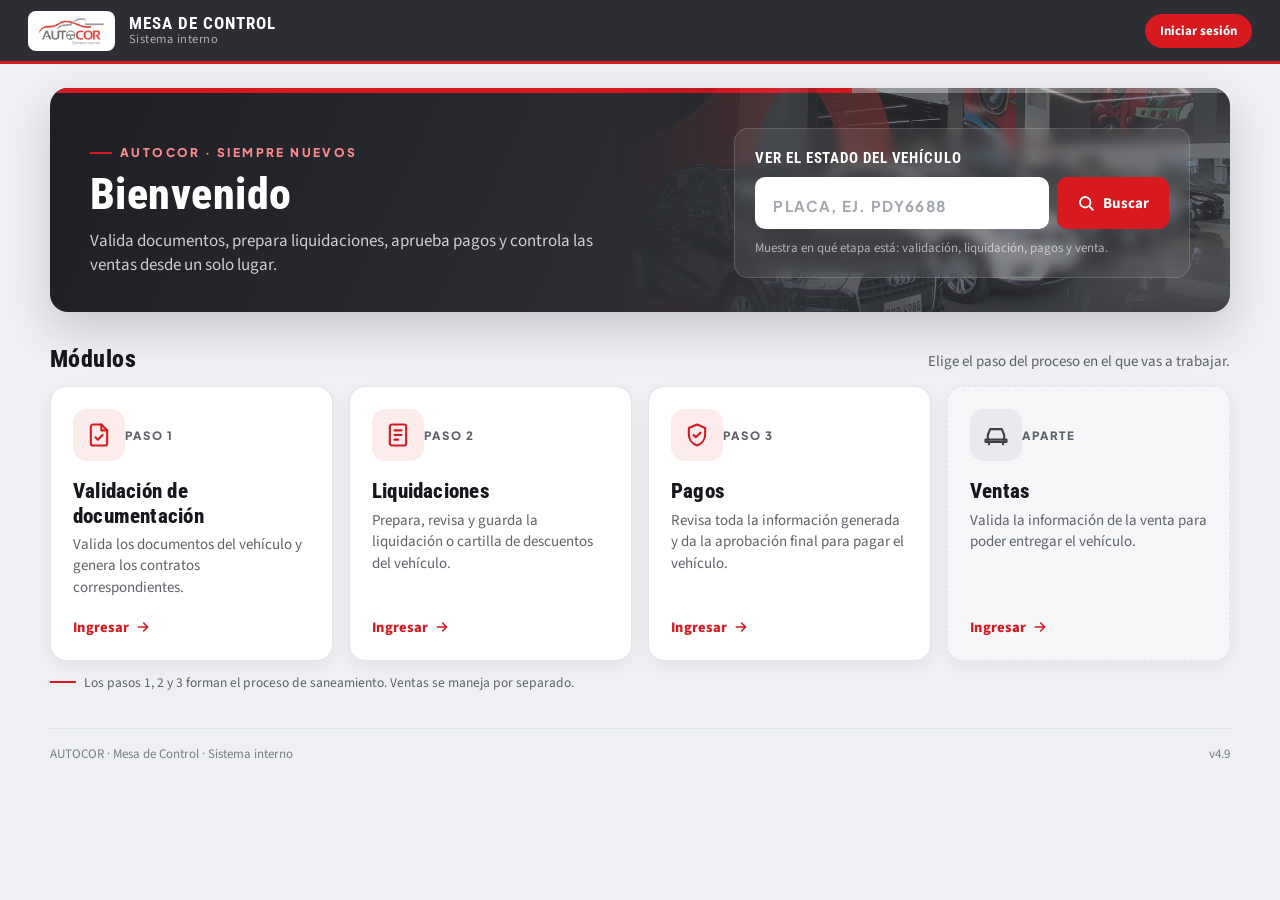
<file: interno/index.html>
<!doctype html>
<html lang="es">
<head>
<meta name="autocor-version" content="20261127T191000Z">
<script src="js/auto-update.js?v=20261127T191000Z"></script>
<meta charset="utf-8">
<meta name="viewport" content="width=device-width, initial-scale=1">
<title>AUTOCOR | Inicio</title>
<link rel="preconnect" href="https://fonts.googleapis.com">
<link rel="preconnect" href="https://fonts.gstatic.com" crossorigin>
<link href="https://fonts.googleapis.com/css2?family=Plus+Jakarta+Sans:wght@600;700;800&family=Roboto+Condensed:wght@500;600;700;800&family=Source+Sans+3:wght@400;600;700&display=swap" rel="stylesheet">
<style>
  :root{
    --red:#d71920; --red-dark:#b3121a; --red-soft:#fdecec;
    --ink:#15171d; --graphite:#2c2e33; --graphite-2:#3d3f45;
    --text:#2f3035; --muted:#5f6168; --line:#e2e4e9; --soft:#f6f7f9; --bg:#eef0f3;
    --ok:#15803d; --ok-soft:#ecfdf3; --warn:#b45309; --warn-soft:#fffbeb; --err:#b91c1c; --err-soft:#fef2f2;
    --display:"Roboto Condensed","Arial Narrow",Arial,sans-serif;
    --body:"Source Sans 3","Segoe UI",Arial,sans-serif;
    --num:"Plus Jakarta Sans",Arial,sans-serif;
  }
  *{box-sizing:border-box}
  html,body{margin:0}
  body{min-height:100vh;font-family:var(--body);color:var(--text);background:var(--bg);-webkit-font-smoothing:antialiased}
  button{font-family:inherit}
  [hidden]{display:none !important}

  /* Barra superior */
  .tb{position:sticky;top:0;z-index:20;display:flex;align-items:center;gap:16px;padding:0 28px;height:64px;background:var(--graphite);border-bottom:3px solid var(--red)}
  .tb-brand{display:flex;align-items:center;gap:14px;min-width:0}
  .tb-logo{display:grid;place-items:center;height:40px;padding:0 10px;border-radius:8px;background:#fff}
  .tb-logo img{height:30px;width:auto;display:block}
  .tb-name{display:grid;line-height:1.1;color:#fff}
  .tb-name strong{font-family:var(--display);font-size:17px;letter-spacing:.06em;text-transform:uppercase}
  .tb-name span{font-size:12.5px;color:rgba(255,255,255,.62);letter-spacing:.04em}
  .tb-right{margin-left:auto;display:flex;align-items:center;gap:10px}
  .tb-user{display:flex;align-items:center;gap:10px;padding:5px 6px 5px 5px;border-radius:999px;background:rgba(255,255,255,.08);color:#fff}
  .tb-avatar{display:grid;place-items:center;width:30px;height:30px;border-radius:999px;background:var(--red);font:800 12px/1 var(--num)}
  .tb-user b{font-size:14px;font-weight:700;white-space:nowrap}
  .tb-btn{min-height:34px;padding:0 14px;white-space:nowrap;border:1px solid rgba(255,255,255,.24);border-radius:999px;background:transparent;color:#fff;font-size:13px;font-weight:700;cursor:pointer}
  .tb-btn:hover{border-color:#fff}
  .tb-btn.solid{border-color:var(--red);background:var(--red)}
  .tb-btn.solid:hover{background:var(--red-dark)}

  .wrap{width:min(1180px,100% - 48px);margin:0 auto}

  /* Banner principal */
  .hero{position:relative;overflow:hidden;margin-top:24px;border-radius:18px;background:linear-gradient(115deg,#1d1f24 0%,#2c2e33 52%,#3d3f45 100%);color:#fff;box-shadow:0 18px 44px rgba(21,23,29,.18)}
  .hero::before{content:"";position:absolute;inset:0 0 auto;height:5px;background:linear-gradient(90deg,var(--red) 0 68%,#8a8c8f 68% 100%)}
  .hero-photo{position:absolute;inset:0 0 0 auto;width:52%;background:url("assets/fondo.png") center/cover no-repeat;opacity:.38;-webkit-mask-image:linear-gradient(90deg,transparent 0%,#000 55%);mask-image:linear-gradient(90deg,transparent 0%,#000 55%)}
  .hero-in{position:relative;display:grid;grid-template-columns:minmax(0,1.15fr) minmax(0,.85fr);gap:28px;align-items:end;padding:40px 40px 34px}
  .eyebrow{display:inline-flex;align-items:center;gap:8px;margin:0 0 12px;color:#ff8a8e;font:800 12px/1 var(--num);letter-spacing:.2em;text-transform:uppercase}
  .eyebrow::before{content:"";width:22px;height:2px;background:var(--red)}
  .hero h1{margin:0;font-family:var(--display);font-size:clamp(30px,4vw,44px);font-weight:800;line-height:1.05;letter-spacing:.01em}
  .hero p.lead{margin:12px 0 0;max-width:520px;color:rgba(255,255,255,.78);font-size:17px;line-height:1.45}

  /* Buscador de placa */
  .search{padding:20px;border:1px solid rgba(255,255,255,.14);border-radius:14px;background:rgba(255,255,255,.07);backdrop-filter:blur(6px)}
  .search label{display:block;margin-bottom:10px;color:#fff;font:700 15px/1.2 var(--display);letter-spacing:.06em;text-transform:uppercase}
  .search-row{display:flex;gap:8px}
  .search input{flex:1 1 auto;min-width:0;height:52px;padding:0 16px;border:2px solid transparent;border-radius:10px;background:#fff;color:var(--ink);font:800 20px/1 var(--num);letter-spacing:.14em;text-transform:uppercase;outline:none}
  .search input::placeholder{color:#a3a6ad;font-weight:700;letter-spacing:.08em;font-size:15px}
  .search input:focus{border-color:var(--red);box-shadow:0 0 0 3px rgba(215,25,32,.25)}
  .exp-btn{display:inline-flex;align-items:center;gap:8px;height:52px;padding:0 20px;border:0;border-radius:10px;background:var(--red);color:#fff;font-size:15px;font-weight:700;cursor:pointer;white-space:nowrap}
  .exp-btn:hover{background:var(--red-dark)}
  .exp-btn svg{width:18px;height:18px}
  .exp-btn-ghost{width:52px;height:52px;border:1px solid rgba(255,255,255,.3);border-radius:10px;background:transparent;color:#fff;font-size:22px;cursor:pointer}
  .search small{display:block;margin-top:10px;color:rgba(255,255,255,.6);font-size:13px}

  /* Resultado del expediente */
  .expediente-search{margin-top:18px;padding:20px 22px;border:1px solid var(--line);border-radius:14px;background:#fff;box-shadow:0 8px 24px rgba(21,23,29,.06)}
  .exp-state-row{display:flex;align-items:center;flex-wrap:wrap;gap:10px;margin-bottom:16px}
  .exp-state-label{color:var(--muted);font:800 12px/1 var(--num);letter-spacing:.14em;text-transform:uppercase}
  .exp-state-badge{padding:6px 14px;border:1px solid #d1d5db;border-radius:999px;font-weight:800;font-size:13px;letter-spacing:.04em}
  .exp-state-meta{color:var(--muted);font-size:13px}
  .exp-status-grid{display:grid;grid-template-columns:repeat(3,minmax(0,1fr)) minmax(0,.9fr);gap:12px}
  .exp-pill{position:relative;display:grid;grid-template-columns:auto minmax(0,1fr);align-items:start;gap:4px 12px;padding:14px;border:1px solid var(--line);border-radius:12px;background:var(--soft);cursor:pointer;transition:border-color .15s,transform .15s}
  .exp-pill:hover{border-color:var(--red);transform:translateY(-1px)}
  .exp-pill-num{display:grid;place-items:center;width:30px;height:30px;border-radius:999px;background:#9ca3af;color:#fff;font:800 13px/1 var(--num)}
  .exp-pill-title{color:var(--ink);font-weight:700;font-size:15px}
  .exp-pill-sub{margin-top:2px;color:var(--muted);font-size:13px;overflow-wrap:anywhere}
  .exp-pill-state{grid-column:2;justify-self:start;margin-top:6px;padding:3px 10px;border-radius:999px;background:#eceef1;color:var(--muted);font-size:12px;font-weight:800}
  .exp-pill-aside{border-style:dashed}
  .exp-pill.ok{border-color:#86efac;background:var(--ok-soft)}
  .exp-pill.ok .exp-pill-num{background:#16a34a}
  .exp-pill.ok .exp-pill-state{background:#dcfce7;color:#166534}
  .exp-pill.pending .exp-pill-num{background:#9ca3af}
  .exp-pill.warn{border-color:#fcd34d;background:var(--warn-soft)}
  .exp-pill.warn .exp-pill-num{background:#d97706}
  .exp-pill.warn .exp-pill-state{background:#fef3c7;color:#92400e}
  .exp-pill.err{border-color:#fca5a5;background:var(--err-soft)}
  .exp-pill.err .exp-pill-num{background:#dc2626}
  .exp-pill.err .exp-pill-state{background:#fee2e2;color:#991b1b}
  .exp-loading{display:inline-block;width:12px;height:12px;border:2px solid #d1d5db;border-top-color:var(--red);border-radius:999px;animation:spin .8s linear infinite;vertical-align:middle}
  @keyframes spin{to{transform:rotate(360deg)}}
  .exp-error{margin-top:12px;padding:10px 14px;border-left:4px solid var(--red);border-radius:8px;background:var(--err-soft);color:#7f1d1d;font-size:14px;font-weight:600}

  /* Modulos */
  .sec-head{display:flex;align-items:flex-end;justify-content:space-between;flex-wrap:wrap;gap:8px;margin:34px 0 14px}
  .sec-head h2{margin:0;color:var(--ink);font:800 24px/1.1 var(--display);letter-spacing:.02em}
  .sec-head p{margin:0;color:var(--muted);font-size:15px}
  .flow{display:grid;grid-template-columns:repeat(3,minmax(0,1fr)) minmax(0,1fr);gap:16px}
  .mod{position:relative;display:flex;flex-direction:column;min-height:236px;padding:22px;border:1px solid var(--line);border-radius:16px;background:#fff;box-shadow:0 6px 18px rgba(21,23,29,.05);transition:box-shadow .18s,transform .18s,border-color .18s;cursor:pointer;text-align:left;color:inherit}
  .mod:hover{transform:translateY(-3px);border-color:#e6c9cb;box-shadow:0 16px 34px rgba(21,23,29,.1)}
  .mod:focus-visible{outline:3px solid rgba(215,25,32,.35);outline-offset:2px}
  .mod::before{content:"";position:absolute;inset:0 0 auto;height:4px;border-radius:16px 16px 0 0;background:var(--red);opacity:0;transition:opacity .18s}
  .mod:hover::before{opacity:1}
  .mod-top{display:flex;align-items:center;justify-content:space-between;margin-bottom:18px}
  .mod-ico{display:grid;place-items:center;width:52px;height:52px;border-radius:14px;background:var(--red-soft);color:var(--red)}
  .mod-ico svg{width:28px;height:28px;fill:none;stroke:currentColor;stroke-width:1.8;stroke-linecap:round;stroke-linejoin:round}
  .mod-step{color:var(--muted);font:800 11.5px/1 var(--num);letter-spacing:.16em;text-transform:uppercase}
  .mod h3{margin:0 0 6px;color:var(--ink);font:800 21px/1.15 var(--display);letter-spacing:.01em}
  .mod p{margin:0;color:var(--muted);font-size:15px;line-height:1.45}
  .mod-go{display:inline-flex;align-items:center;gap:6px;margin-top:auto;padding-top:18px;color:var(--red);font-weight:800;font-size:14.5px;letter-spacing:.02em}
  .mod-go svg{width:16px;height:16px;fill:none;stroke:currentColor;stroke-width:2.4;stroke-linecap:round;stroke-linejoin:round;transition:transform .18s}
  .mod:hover .mod-go svg{transform:translateX(3px)}
  .mod.alt{background:var(--soft);border-style:dashed}
  .mod.alt .mod-ico{background:#e9eaee;color:var(--graphite-2)}
  .flow .arrow{display:none}
  .flow-note{display:flex;align-items:center;gap:8px;margin-top:12px;color:var(--muted);font-size:13.5px}
  .flow-note i{display:inline-block;width:26px;height:2px;background:var(--red)}

  .foot{display:flex;justify-content:space-between;flex-wrap:wrap;gap:8px;margin:36px 0 28px;padding-top:16px;border-top:1px solid #dfe2e6;color:#7a7d84;font-size:13px}

  /* Ventanas (login y aviso) */
  .mv-overlay{position:fixed;inset:0;z-index:100;display:none;align-items:center;justify-content:center;padding:18px;background:rgba(21,23,29,.6);backdrop-filter:blur(3px)}
  .mv-overlay.open{display:flex}
  .mv-box{position:relative;width:min(420px,100%);padding:28px 26px 24px;border-radius:16px;background:#fff;box-shadow:0 30px 70px rgba(0,0,0,.3);display:grid;gap:12px;overflow:hidden}
  .mv-box::before{content:"";position:absolute;inset:0 0 auto;height:5px;background:linear-gradient(90deg,var(--red) 0 68%,var(--graphite) 68% 100%)}
  .mv-close{position:absolute;top:12px;right:12px;width:34px;height:34px;border:0;border-radius:999px;background:var(--soft);color:var(--muted);font-size:20px;cursor:pointer}
  .mv-icon-head{display:grid;place-items:center;width:52px;height:52px;border-radius:14px;background:var(--red-soft);color:var(--red)}
  .mv-icon-head svg{width:28px;height:28px;fill:none;stroke:currentColor;stroke-width:1.9;stroke-linecap:round;stroke-linejoin:round}
  .mv-box h3{margin:0;color:var(--ink);font:800 24px/1.1 var(--display)}
  .mv-sub{margin:-4px 0 0;color:var(--muted);font-size:15px}
  .mv-divider{width:100%;margin:2px 0;border:0;border-top:1px solid var(--line)}
  .mv-label{margin-bottom:6px;color:#3d3f45;font-size:13px;font-weight:700}
  .mv-input{width:100%;height:46px;padding:0 14px;border:1px solid #d5d8de;border-radius:8px;background:#fff;color:var(--ink);font-size:15px;font-family:inherit;outline:none}
  .mv-input:focus{border-color:var(--red);box-shadow:0 0 0 3px rgba(215,25,32,.14)}
  .mv-error{min-height:18px;color:var(--err);font-size:13.5px;font-weight:600}
  .mv-btn{height:48px;border:0;border-radius:10px;background:var(--red);color:#fff;font-size:15px;font-weight:800;letter-spacing:.06em;cursor:pointer}
  .mv-btn:hover{background:var(--red-dark)}
  .mv-btn:disabled{opacity:.6;cursor:wait}
  .mv-dev-badge{justify-self:start;padding:5px 12px;border-radius:999px;background:var(--warn-soft);color:var(--warn);font-weight:700;font-size:13px}
  .mv-dev-body{margin:0;color:var(--muted);font-size:15px;line-height:1.45}

  @media (max-width:1020px){
    .hero-in{grid-template-columns:minmax(0,1fr);align-items:start}
    .hero-photo{width:100%;opacity:.22;-webkit-mask-image:none;mask-image:none}
    .flow{grid-template-columns:repeat(2,minmax(0,1fr))}
    .exp-status-grid{grid-template-columns:repeat(2,minmax(0,1fr))}
  }
  @media (max-width:640px){
    .tb{padding:0 14px;height:58px}
    .tb-name span,.tb-user b{display:none}
    .wrap{width:calc(100% - 32px)}
    .hero{margin-top:16px;border-radius:14px}
    .hero-in{padding:28px 18px 20px}
    .search{padding:14px}
    .search-row{flex-wrap:wrap}
    .search input{flex-basis:100%}
    .exp-btn{flex:1 1 auto;justify-content:center}
    .flow,.exp-status-grid{grid-template-columns:minmax(0,1fr)}
    .mod{min-height:0}
  }
</style>

<script src="js/api-config.js?v=20261127T191000Z"></script>
<script src="js/apps-script-transport.js?v=20261127T191000Z"></script>
<script src="js/api-client.js?v=20261127T191000Z"></script>
<script src="js/expediente.js?v=20261127T191000Z"></script>
</head>
<body>
  <header class="tb">
    <div class="tb-brand">
      <span class="tb-logo"><img src="assets/logo.png" alt="AUTOCOR"></span>
      <span class="tb-name"><strong>Mesa de Control</strong><span>Sistema interno</span></span>
    </div>
    <div class="tb-right">
      <div class="tb-user" id="tbUser" hidden><span class="tb-avatar" id="tbAvatar">—</span><b id="tbUserName">—</b></div>
      <button type="button" class="tb-btn" id="tbLogout" onclick="cerrarSesionInicio()" hidden>Cerrar sesión</button>
      <button type="button" class="tb-btn solid" id="tbLogin" onclick="abrirLogin('liquidacion',{soloSesion:true})">Iniciar sesión</button>
    </div>
  </header>

  <main class="wrap">
    <section class="hero" aria-labelledby="heroTitle">
      <div class="hero-photo" aria-hidden="true"></div>
      <div class="hero-in">
        <div>
          <div class="eyebrow">AUTOCOR · Siempre nuevos</div>
          <h1 id="heroTitle">Bienvenido</h1>
          <p class="lead">Valida documentos, prepara liquidaciones, aprueba pagos y controla las ventas desde un solo lugar.</p>
        </div>
        <div class="search" role="search">
          <label for="expPlaca">Ver el estado del vehículo</label>
          <div class="search-row">
            <input id="expPlaca" type="text" placeholder="Placa, ej. PDY6688"
                   autocomplete="off" maxlength="10"
                   oninput="this.value=this.value.toUpperCase()"
                   onkeydown="if(event.key==='Enter') buscarExpediente()">
            <button type="button" class="exp-btn" onclick="buscarExpediente()">
              <svg viewBox="0 0 24 24" fill="none" stroke="currentColor" stroke-width="2.4" stroke-linecap="round" stroke-linejoin="round" aria-hidden="true"><circle cx="11" cy="11" r="7"></circle><line x1="21" y1="21" x2="16.65" y2="16.65"></line></svg>
              Buscar
            </button>
            <button type="button" class="exp-btn-ghost" onclick="limpiarExpediente()" id="expBtnLimpiar" style="display:none" aria-label="Limpiar búsqueda">×</button>
          </div>
          <small>Muestra en qué etapa está: validación, liquidación, pagos y venta.</small>
        </div>
      </div>
    </section>

    <section class="expediente-search" id="expSearch" aria-label="Resultados del expediente" style="display:none">
      <div class="exp-state-row" id="expStateRow">
        <span class="exp-state-label">Estado actual</span>
        <span class="exp-state-badge" id="expStateBadge">—</span>
        <span class="exp-state-meta" id="expStateMeta"></span>
      </div>
      <div class="exp-status-grid" id="expStatus">
        <div class="exp-pill" data-step="validacion" data-target="contratos">
          <span class="exp-pill-num">1</span>
          <div><div class="exp-pill-title">Validación documental</div><div class="exp-pill-sub">—</div></div>
          <span class="exp-pill-state">·</span>
        </div>
        <div class="exp-pill" data-step="liquidacion" data-target="liquidacion">
          <span class="exp-pill-num">2</span>
          <div><div class="exp-pill-title">Liquidación</div><div class="exp-pill-sub">—</div></div>
          <span class="exp-pill-state">·</span>
        </div>
        <div class="exp-pill" data-step="pagos" data-target="pagos">
          <span class="exp-pill-num">3</span>
          <div><div class="exp-pill-title">Pagos (aprobación final)</div><div class="exp-pill-sub">—</div></div>
          <span class="exp-pill-state">·</span>
        </div>
        <div class="exp-pill exp-pill-aside" data-step="ventas" data-target="ventas">
          <span class="exp-pill-num">↗</span>
          <div><div class="exp-pill-title">Ventas</div><div class="exp-pill-sub">—</div></div>
          <span class="exp-pill-state">·</span>
        </div>
      </div>
      <div class="exp-error" id="expError" style="display:none"></div>
    </section>

    <div class="sec-head">
      <h2>Módulos</h2>
      <p>Elige el paso del proceso en el que vas a trabajar.</p>
    </div>
    <section class="flow" aria-label="Módulos del sistema interno">
      <button type="button" class="mod" onclick="abrirLogin('contratos')">
        <div class="mod-top">
          <span class="mod-ico"><svg viewBox="0 0 24 24" aria-hidden="true"><path d="M14 3H7a2 2 0 0 0-2 2v14a2 2 0 0 0 2 2h10a2 2 0 0 0 2-2V8z"/><path d="M14 3v5h5"/><path d="M9 14l2 2 4-4"/></svg></span>
          <span class="mod-step">Paso 1</span>
        </div>
        <h3>Validación de documentación</h3>
        <p>Valida los documentos del vehículo y genera los contratos correspondientes.</p>
        <span class="mod-go">Ingresar <svg viewBox="0 0 24 24" aria-hidden="true"><path d="M5 12h14M13 6l6 6-6 6"/></svg></span>
      </button>
      <button type="button" class="mod" onclick="abrirLogin('liquidacion')">
        <div class="mod-top">
          <span class="mod-ico"><svg viewBox="0 0 24 24" aria-hidden="true"><rect x="5" y="3" width="14" height="18" rx="2"/><path d="M9 8h6M9 12h6M9 16h3"/></svg></span>
          <span class="mod-step">Paso 2</span>
        </div>
        <h3>Liquidaciones</h3>
        <p>Prepara, revisa y guarda la liquidación o cartilla de descuentos del vehículo.</p>
        <span class="mod-go">Ingresar <svg viewBox="0 0 24 24" aria-hidden="true"><path d="M5 12h14M13 6l6 6-6 6"/></svg></span>
      </button>
      <button type="button" class="mod" onclick="abrirLogin('pagos')">
        <div class="mod-top">
          <span class="mod-ico"><svg viewBox="0 0 24 24" aria-hidden="true"><path d="M12 3l7 3v5.5c0 4.3-3 8-7 9.5-4-1.5-7-5.2-7-9.5V6z"/><path d="M9 12l2 2 4-4"/></svg></span>
          <span class="mod-step">Paso 3</span>
        </div>
        <h3>Pagos</h3>
        <p>Revisa toda la información generada y da la aprobación final para pagar el vehículo.</p>
        <span class="mod-go">Ingresar <svg viewBox="0 0 24 24" aria-hidden="true"><path d="M5 12h14M13 6l6 6-6 6"/></svg></span>
      </button>
      <button type="button" class="mod alt" onclick="abrirLogin('ventas')">
        <div class="mod-top">
          <span class="mod-ico"><svg viewBox="0 0 24 24" aria-hidden="true"><path d="M5 16V12l2-5h10l2 5v4"/><path d="M3 16h18v2H3z"/><path d="M6 18v2M18 18v2"/></svg></span>
          <span class="mod-step">Aparte</span>
        </div>
        <h3>Ventas</h3>
        <p>Valida la información de la venta para poder entregar el vehículo.</p>
        <span class="mod-go">Ingresar <svg viewBox="0 0 24 24" aria-hidden="true"><path d="M5 12h14M13 6l6 6-6 6"/></svg></span>
      </button>
    </section>
    <div class="flow-note"><i></i>Los pasos 1, 2 y 3 forman el proceso de saneamiento. Ventas se maneja por separado.</div>

    <footer class="foot">
      <span>AUTOCOR · Mesa de Control · Sistema interno</span>
      <span>v4.9</span>
    </footer>
  </main>

  <!-- Inicio de sesion -->
  <div id="modalLogin" class="mv-overlay" role="dialog" aria-modal="true" aria-labelledby="mlTitle">
    <div class="mv-box">
      <button type="button" class="mv-close" onclick="cerrarLogin()" aria-label="Cerrar">×</button>
      <div class="mv-icon-head"><svg viewBox="0 0 24 24" aria-hidden="true"><path d="M12 22s8-4 8-10V5l-8-3-8 3v7c0 6 8 10 8 10z"></path><path d="M9 12l2 2 4-4"></path></svg></div>
      <h3 id="mlTitle">Iniciar sesión</h3>
      <p id="mlSub" class="mv-sub"></p>
      <hr class="mv-divider">
      <div>
        <div class="mv-label">Usuario</div>
        <input id="mlUsuario" class="mv-input" type="text" placeholder="Ej: YROMERO" autocomplete="off"
               onkeydown="if(event.key==='Enter') document.getElementById('mlPassword').focus()">
      </div>
      <div>
        <div class="mv-label">Clave</div>
        <div style="position:relative;display:flex;align-items:center;">
          <input id="mlPassword" class="mv-input" type="password" placeholder="Tu clave" autocomplete="new-password"
                 style="padding-right:46px;" onkeydown="if(event.key==='Enter') confirmarLogin()">
          <button type="button" onclick="mlTogglePass()" aria-label="Mostrar u ocultar clave"
                  style="position:absolute;right:8px;width:32px;height:32px;background:none;border:none;cursor:pointer;color:#8a8c8f;">
            <svg viewBox="0 0 24 24" width="20" height="20" fill="none" stroke="currentColor" stroke-width="1.9" stroke-linecap="round" stroke-linejoin="round" aria-hidden="true"><path d="M2 12s3.5-7 10-7 10 7 10 7-3.5 7-10 7S2 12 2 12z"/><circle cx="12" cy="12" r="3"/></svg>
          </button>
        </div>
      </div>
      <div id="mlError" class="mv-error"></div>
      <button type="button" id="mlBtnIngresar" class="mv-btn" onclick="confirmarLogin()">INGRESAR</button>
    </div>
  </div>

  <!-- Modulo en desarrollo -->
  <div id="modalVentasDev" class="mv-overlay" role="dialog" aria-modal="true">
    <div class="mv-box">
      <button type="button" class="mv-close" onclick="cerrarModalDev()" aria-label="Cerrar">×</button>
      <div class="mv-icon-head"><svg viewBox="0 0 24 24" aria-hidden="true"><circle cx="12" cy="12" r="9"/><path d="M12 7v5l3 2"/></svg></div>
      <h3>Módulo en desarrollo</h3>
      <div class="mv-dev-badge">Próximamente disponible</div>
      <p class="mv-dev-body">Este módulo se está preparando. Si necesitas acceso anticipado, contacta al administrador del sistema.</p>
      <button type="button" class="mv-btn" onclick="cerrarModalDev()">CERRAR</button>
    </div>
  </div>

  <script>
    const API_URL = AutoCorConfig.apiUrl;

    // Módulos registrados: url=null significa "en desarrollo"
    const MODULOS = {
      liquidacion: { nombre: 'Liquidaciones', url: 'liquidacion.html' },
      pagos:       { nombre: 'Pagos',         url: 'pagos.html'       },
      ventas:      { nombre: 'Ventas',         url: 'ventas.html'      },
      contratos:   { nombre: 'Contratos',      url: 'contratos.html'   }
    };

    let moduloActivo = null; // clave del módulo que inició el login
    let loginSoloBusqueda = false; // si true, tras login NO navega — sólo reintenta la búsqueda
    let loginSoloSesion = false; // si true, tras login se queda en el inicio

    async function apiCall(action, payload){
      const body = Object.assign({ action: action }, payload);
      return AutoCorApi.postJson(API_URL, body, {
        context: action
      });
    }

    function mlTogglePass(){
      const el = document.getElementById('mlPassword');
      el.type = el.type === 'password' ? 'text' : 'password';
    }

    function abrirLogin(modulo, opts){
      moduloActivo = modulo;
      loginSoloBusqueda = !!(opts && opts.soloBusqueda);
      loginSoloSesion = !!(opts && opts.soloSesion);
      const cfg = MODULOS[modulo];

      // Si ya hay sesión activa, acceder directo (pero no si es solo búsqueda)
      try{
        const auth = JSON.parse(localStorage.getItem('autocor_auth') || 'null');
        if(auth && auth.token){
          if(loginSoloSesion){ loginSoloSesion = false; pintarSesion(); return; }
          if(loginSoloBusqueda){
            loginSoloBusqueda = false;
            buscarExpediente();
            return;
          }
          accederModulo(cfg);
          return;
        }
      }catch(e){}

      // Sin sesión: mostrar modal de login
      document.getElementById('mlSub').textContent = loginSoloSesion
        ? 'Ingresa tu usuario y clave del sistema interno.'
        : 'Ingresa tu usuario y clave para acceder a ' + cfg.nombre + '.';
      document.getElementById('mlUsuario').value = '';
      document.getElementById('mlPassword').value = '';
      document.getElementById('mlError').textContent = '';
      document.getElementById('mlBtnIngresar').disabled = false;
      document.getElementById('mlBtnIngresar').textContent = 'INGRESAR';
      document.getElementById('modalLogin').classList.add('open');
      setTimeout(function(){ document.getElementById('mlUsuario').focus(); }, 80);
    }

    function cerrarLogin(){
      document.getElementById('modalLogin').classList.remove('open');
      document.getElementById('mlError').textContent = '';
      moduloActivo = null;
    }

    function cerrarModalDev(){
      document.getElementById('modalVentasDev').classList.remove('open');
    }

    function accederModulo(cfg){
      cerrarLogin();
      if(cfg.url){
        window.location.href = cfg.url;
      } else {
        // Módulo en desarrollo
        document.getElementById('modalVentasDev').classList.add('open');
      }
    }

    async function confirmarLogin(){
      const u = (document.getElementById('mlUsuario').value || '').trim().toUpperCase();
      const p = (document.getElementById('mlPassword').value || '').trim();
      if(!u || !p){
        document.getElementById('mlError').textContent = 'Ingresa tu usuario y clave.';
        return;
      }
      const btn = document.getElementById('mlBtnIngresar');
      btn.disabled = true;
      btn.textContent = 'VERIFICANDO...';
      document.getElementById('mlError').textContent = '';
      try{
        const resp = await apiCall('login', { username: u, password: p });
        // Guardar sesión en sessionStorage — los módulos la leen al cargar
        localStorage.setItem('autocor_auth', JSON.stringify({
          user:        (resp.user && resp.user.username)    || u,
          displayName: (resp.user && resp.user.displayName) || u,
          isAdmin:     !!(resp.user && resp.user.isAdmin),
          token:       resp.sessionToken || ''
        }));
        pintarSesion();
        if(loginSoloSesion){
          loginSoloSesion = false;
          cerrarLogin();
        } else if(loginSoloBusqueda){
          loginSoloBusqueda = false;
          cerrarLogin();
          buscarExpediente();
        } else {
          accederModulo(MODULOS[moduloActivo]);
        }
      }catch(err){
        document.getElementById('mlError').textContent = err.message || 'Usuario o clave incorrectos.';
        document.getElementById('mlPassword').value = '';
        document.getElementById('mlPassword').focus();
        btn.disabled = false;
        btn.textContent = 'INGRESAR';
      }
    }

    // Cerrar al clic fuera del cuadro
    document.getElementById('modalLogin').addEventListener('click', function(e){
      if(e.target === this) cerrarLogin();
    });
    document.getElementById('modalVentasDev').addEventListener('click', function(e){
      if(e.target === this) cerrarModalDev();
    });

    // Cerrar con Escape
    document.addEventListener('keydown', function(e){
      if(e.key === 'Escape'){
        cerrarLogin();
        cerrarModalDev();
      }
    });


    /* Sesion en la barra superior y saludo */
    function leerSesion(){
      try{ return JSON.parse(localStorage.getItem('autocor_auth') || 'null'); }catch(_){ return null; }
    }
    function pintarSesion(){
      const auth = leerSesion();
      const logged = !!(auth && auth.token);
      const nombre = logged ? String(auth.displayName || auth.user || '').trim() : '';
      document.getElementById('tbUser').hidden = !logged;
      document.getElementById('tbLogout').hidden = !logged;
      document.getElementById('tbLogin').hidden = logged;
      if(logged){
        document.getElementById('tbUserName').textContent = nombre;
        const ini = nombre.split(/\s+/).filter(Boolean).slice(0,2).map(function(p){ return p[0]; }).join('').toUpperCase();
        document.getElementById('tbAvatar').textContent = ini || '·';
      }
      const primer = nombre ? nombre.split(/\s+/)[0] : '';
      document.getElementById('heroTitle').textContent = primer
        ? 'Hola, ' + primer.charAt(0).toUpperCase() + primer.slice(1).toLowerCase()
        : 'Bienvenido';
    }
    function cerrarSesionInicio(){
      try{ localStorage.removeItem('autocor_auth'); }catch(_){}
      limpiarExpediente();
      pintarSesion();
    }
    pintarSesion();

    /* ── Dashboard expediente: búsqueda por placa ──────────────── */
    async function buscarExpediente(){
      const inp = document.getElementById('expPlaca');
      const placa = (inp.value||'').replace(/\s/g,'').toUpperCase();
      const err = document.getElementById('expError');
      err.style.display = 'none';
      if(!placa){
        err.textContent = 'Ingresa una placa para buscar.';
        err.style.display = 'block';
        inp.focus();
        return;
      }

      // Requiere sesión para consultar las hojas
      let auth = {};
      try{ auth = JSON.parse(localStorage.getItem('autocor_auth')||'{}'); }catch(_){}
      if(!auth.token){
        // sin sesión → abrir modal de login en modo "solo búsqueda" para
        // que tras autenticar reintente la búsqueda sin navegar a contratos
        abrirLogin('contratos', { soloBusqueda: true });
        return;
      }

      const grid = document.getElementById('expStatus');
      const btnLimpiar = document.getElementById('expBtnLimpiar');
      const stateRow = document.getElementById('expStateRow');
      const panel = document.getElementById('expSearch');
      panel.style.display = 'block';
      grid.style.display = 'grid';
      stateRow.style.display = 'flex';
      btnLimpiar.style.display = 'inline-flex';

      // Reset visual
      grid.querySelectorAll('.exp-pill').forEach(function(p){
        p.classList.remove('ok','pending','pipe-done','pipe-active','pipe-future');
        p.querySelector('.exp-pill-state').innerHTML = '<span class="exp-loading"></span>';
        p.querySelector('.exp-pill-sub').textContent = 'consultando…';
      });
      document.getElementById('expStateBadge').textContent = '…';
      document.getElementById('expStateBadge').style.background = '#f3f4f6';
      document.getElementById('expStateBadge').style.color = '#6b7280';
      document.getElementById('expStateMeta').textContent = '';

      try {
        const est = await Expediente.estadoPorPlaca(placa);
        const estadoActual = est._contratos && est._contratos.estadoProceso
          ? String(est._contratos.estadoProceso).toUpperCase() : (est.contratos ? 'VALIDADO' : 'NUEVO');
        const idxActual = Expediente.indiceEstado(estadoActual);
        _pintarEstadoBadge(estadoActual, est._contratos);

        // Validación documental: ok si la placa está en Contratos
        _pintarPill('validacion', est.contratos, est._contratos,
                    'datos validados', 'sin validación');

        // Liquidación + Contratos: ok si existe liquidación guardada
        _pintarPill('liquidacion', est.liquidacion, est._liquidacion,
                    'liquidación guardada', 'sin liquidación');

        // Pagos: el color y la etiqueta vienen del DICTAMEN LEGAL FINAL
        _pintarPillPagos(est._pagos, idxActual);

        // Ventas: ok si existe venta registrada
        _pintarPill('ventas', est.ventas, est._ventas,
                    'venta registrada', 'sin venta');
      } catch(e){
        err.textContent = 'No se pudo consultar el expediente: '+(e.message||e);
        err.style.display = 'block';
      }
    }

    /* Pagos: lee el dictamenColor + dictamenValue de la hoja Pagos */
    function _pintarPillPagos(dataPagos, idxEstadoExp){
      const pill = document.querySelector('.exp-pill[data-step="pagos"]');
      if(!pill) return;
      const sub = pill.querySelector('.exp-pill-sub');
      const state = pill.querySelector('.exp-pill-state');
      pill.classList.remove('ok','pending','warn','err');

      if(!dataPagos){
        // No hay registro de pago aún
        const idxFirmado = Expediente.indiceEstado('FIRMADO');
        if(idxEstadoExp >= idxFirmado){
          pill.classList.add('warn');
          state.textContent = 'En curso';
          sub.textContent = 'pendiente de aprobar';
        } else {
          pill.classList.add('pending');
          state.textContent = 'Pendiente';
          sub.textContent = 'sin pago';
        }
        return;
      }

      // Pago registrado: leer dictamen (color o, como fallback, texto)
      const dictColor = String(dataPagos.dictamenColor || '').toLowerCase();
      const dictTxt   = String(dataPagos.dictamenValue || '').trim();
      const txtUp     = dictTxt.toUpperCase();

      const esAprobado  = dictColor === 'dict-verde'    || /\bAPROBAD[OA]\b/.test(txtUp);
      const esRechazado = dictColor === 'dict-rojo'     || /\bRECHAZAD[OA]\b/.test(txtUp) || /\bNEGAD[OA]\b/.test(txtUp);
      const esRiesgo    = dictColor === 'dict-amarillo' || /\bRIESGO\b/.test(txtUp) || /\bMEDIO\b/.test(txtUp) || /\bOBSERVAD[OA]\b/.test(txtUp);

      if(esAprobado){
        pill.classList.add('ok');
        state.textContent = 'Aprobado';
        sub.textContent = dictTxt || 'Pago aprobado';
      } else if(esRechazado){
        pill.classList.add('err');
        state.textContent = 'Rechazado';
        sub.textContent = dictTxt || 'Pago rechazado';
      } else if(esRiesgo){
        pill.classList.add('warn');
        state.textContent = 'Riesgo medio';
        sub.textContent = dictTxt || 'Pago con observaciones';
      } else {
        pill.classList.add('warn');
        state.textContent = 'En revisión';
        sub.textContent = dictTxt || 'Pago en revisión manual';
      }
    }

    function _pintarEstadoBadge(estado, dataContratos){
      const b = document.getElementById('expStateBadge');
      const meta = document.getElementById('expStateMeta');
      const col = (Expediente.ESTADO_COLOR||{})[estado] || { bg:'#f3f4f6', fg:'#6b7280', bd:'#d1d5db' };
      const lab = (Expediente.ESTADO_LABEL||{})[estado] || estado;
      b.textContent = lab;
      b.style.background = col.bg;
      b.style.color = col.fg;
      b.style.borderColor = col.bd;
      let texto = '';
      if(dataContratos){
        if(dataContratos.estadoActualizadoPor) texto += 'por ' + dataContratos.estadoActualizadoPor;
        if(dataContratos.estadoActualizadoEn){
          const f = new Date(dataContratos.estadoActualizadoEn);
          if(!isNaN(f.getTime())) texto += (texto?' · ':'') + f.toLocaleString();
        }
      }
      meta.textContent = texto;
    }

    function _pintarPill(step, ok, data, msgOk, msgPend){
      const pill = document.querySelector('.exp-pill[data-step="'+step+'"]');
      if(!pill) return;
      const sub = pill.querySelector('.exp-pill-sub');
      const state = pill.querySelector('.exp-pill-state');
      if(ok){
        pill.classList.add('ok');
        state.textContent = 'Completado';
        const resumen = _resumirData(step, data);
        sub.textContent = resumen || msgOk;
      } else {
        pill.classList.add('pending');
        state.textContent = 'Pendiente';
        sub.textContent = msgPend;
      }
    }

    function _resumirData(step, d){
      if(!d) return '';
      try {
        if(step === 'validacion'){
          const p = d.propietario || '';
          const m = d.marca || ''; const md = d.modelo || '';
          const trozos = [p, [m,md].filter(Boolean).join(' ')].filter(Boolean);
          return trozos.join(' · ');
        }
        if(step === 'liquidacion'){
          return d.cliente || d.propietario || 'registro encontrado';
        }
        if(step === 'pagos'){
          return d.cliente || 'pago registrado';
        }
        if(step === 'ventas'){
          return d.cliente || d.comprador || 'venta registrada';
        }
      } catch(_){}
      return '';
    }

    function limpiarExpediente(){
      document.getElementById('expPlaca').value = '';
      document.getElementById('expSearch').style.display = 'none';
      document.getElementById('expBtnLimpiar').style.display = 'none';
      document.getElementById('expPlaca').focus();
    }

    /* Click en una pill abre el módulo correspondiente con la placa
       precargada en sessionStorage para que el destino la lea. */
    document.addEventListener('click', function(e){
      const pill = e.target.closest('.exp-pill');
      if(!pill) return;
      if(pill.getAttribute('data-disabled') === '1') return;
      const target = pill.getAttribute('data-target');
      if(!target) return;
      const placa = (document.getElementById('expPlaca').value||'').replace(/\s/g,'').toUpperCase();
      if(placa) sessionStorage.setItem('autocor_placa_preload', placa);
      abrirLogin(target);
    });

    /* Si veníamos de un login forzado por búsqueda, retomarla. */
    window.addEventListener('DOMContentLoaded', function(){
      const pending = sessionStorage.getItem('autocor_pending_search');
      if(pending){
        sessionStorage.removeItem('autocor_pending_search');
        const inp = document.getElementById('expPlaca');
        if(inp){ inp.value = pending; setTimeout(buscarExpediente, 200); }
      }
    });
  </script>
<script>
/* ── Sincronización de sesión entre pestañas ──────────────────────
   Si en otra pestaña se inicia o cierra sesión (cambia autocor_auth
   en localStorage), esta pestaña se sincroniza recargando. Solo actúa
   en transiciones login↔logout, no en renovaciones de token. */
(function(){
  function _tieneSesion(v){ try{ var o=JSON.parse(v||"null"); return !!(o&&o.token); }catch(_){ return false; } }
  window.addEventListener("storage", function(e){
    if(e.key !== "autocor_auth") return;
    var antes = _tieneSesion(e.oldValue);
    var ahora = _tieneSesion(e.newValue);
    if(antes !== ahora){
      // login o logout en otra pestaña → reflejar el cambio aquí
      location.reload();
    }
  });
})();
</script>
</body>
</html>
</file>
